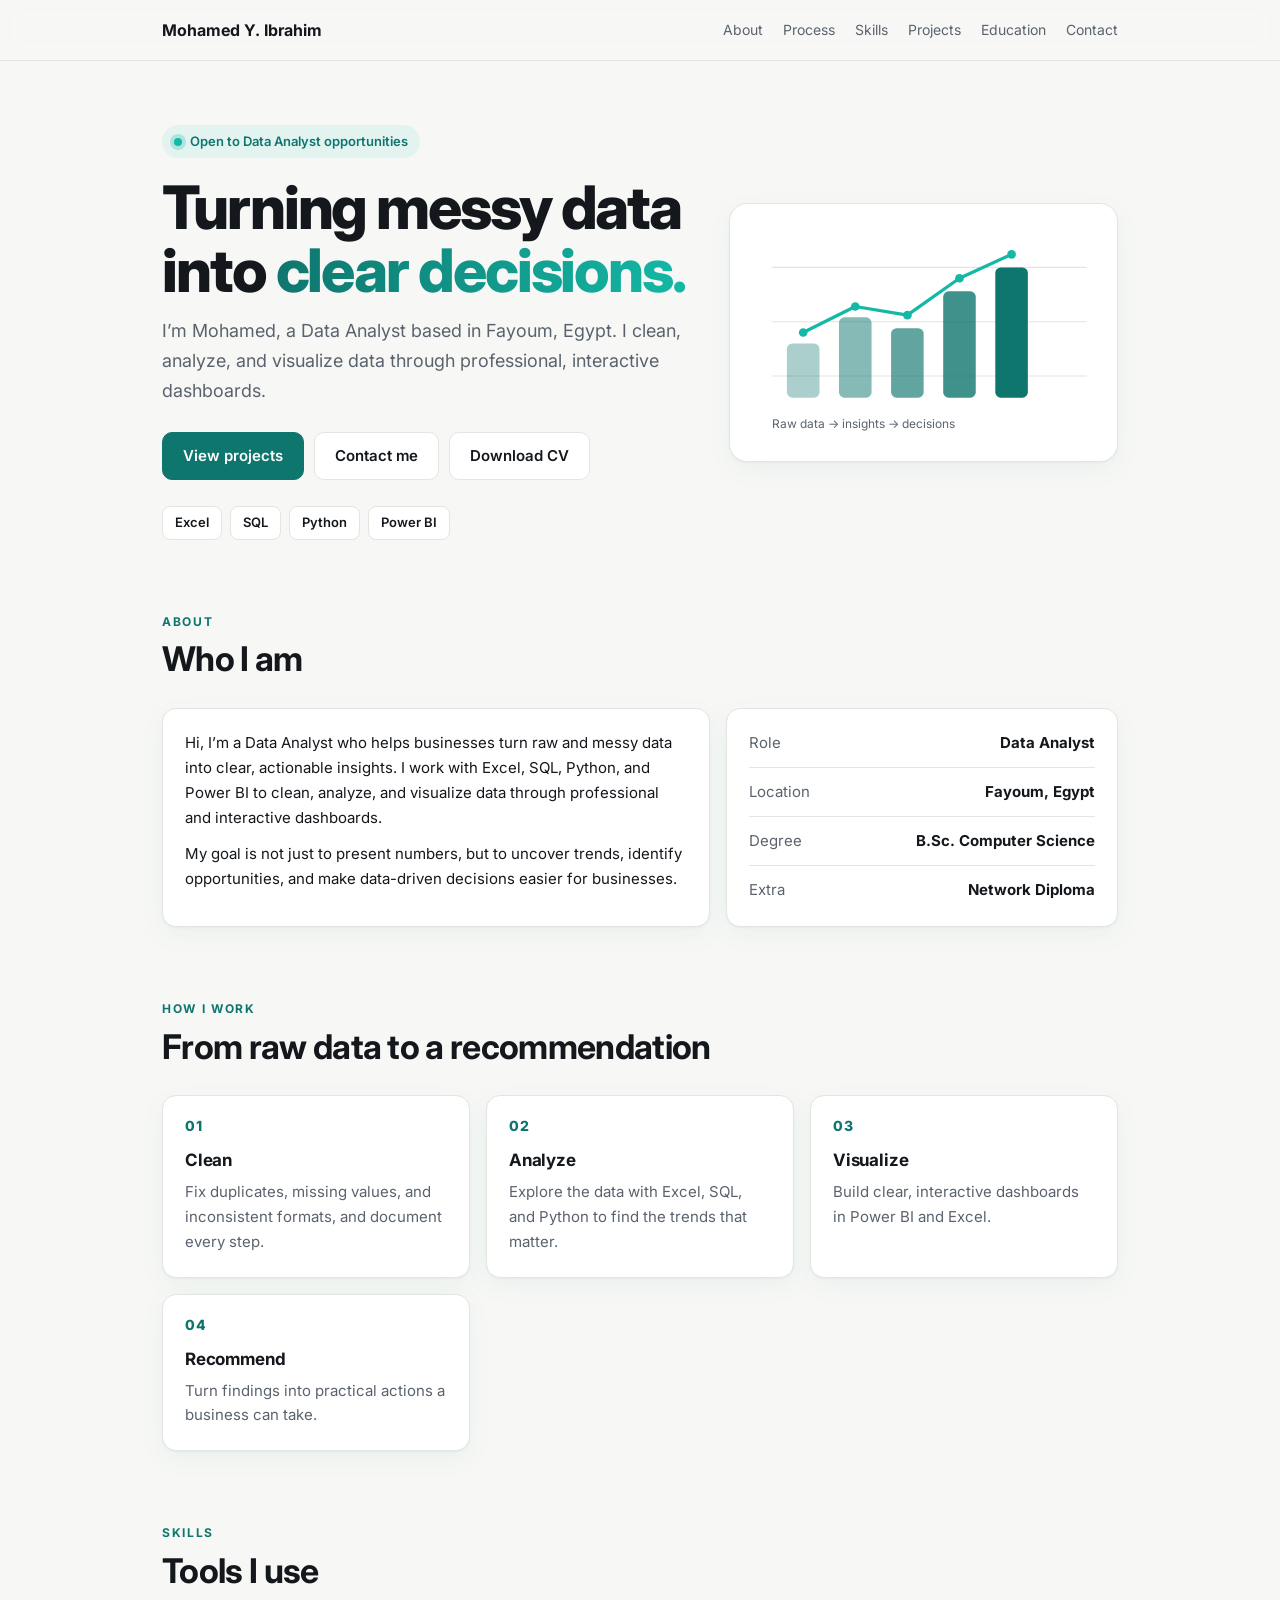
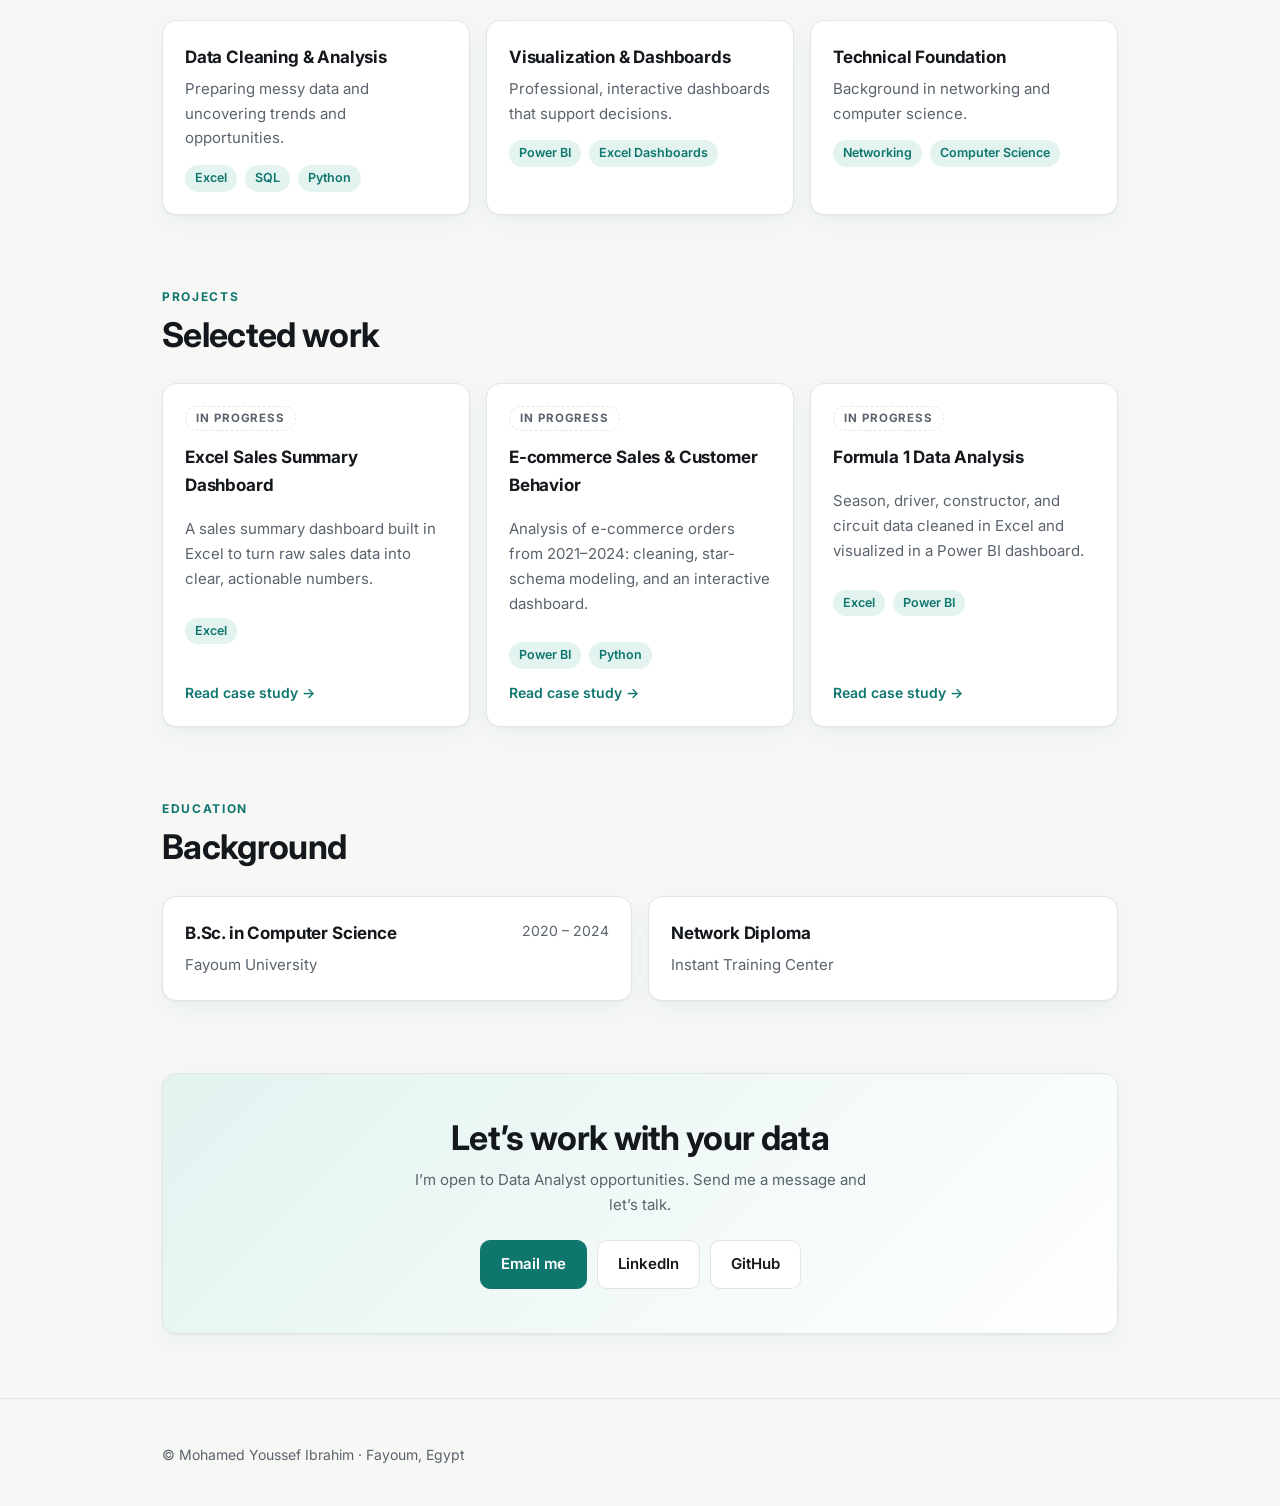
<file: index.html>
<!DOCTYPE html>
<html lang="en">
<head>
<meta charset="utf-8">
<meta name="viewport" content="width=device-width, initial-scale=1, viewport-fit=cover">
<title>Mohamed Youssef Ibrahim — Data Analyst</title>
<meta name="description" content="Data Analyst portfolio: Excel, SQL, Python and Power BI.">
<link rel="preconnect" href="https://fonts.googleapis.com"><link rel="preconnect" href="https://fonts.gstatic.com" crossorigin>
<link href="https://fonts.googleapis.com/css2?family=Inter:wght@400;500;600;700;800&display=swap" rel="stylesheet">
<link rel="stylesheet" href="style.css">
</head>
<body><nav><div class="wrap"><b>Mohamed Y. Ibrahim</b>
<ul><li><a href="#about">About</a></li><li><a href="#process">Process</a></li><li><a href="#skills">Skills</a></li><li><a href="#projects">Projects</a></li><li><a href="#education">Education</a></li><li><a href="#contact">Contact</a></li></ul></div></nav>
<main class="wrap">
<header class="hero" id="top">
<div>
<div class="badge"><i></i>Open to Data Analyst opportunities</div>
<h1>Turning messy data into <span>clear decisions.</span></h1>
<p class="lead">I’m Mohamed, a Data Analyst based in Fayoum, Egypt. I clean, analyze, and visualize data through professional, interactive dashboards.</p>
<div class="btns"><a class="btn primary" href="#projects">View projects</a><a class="btn" href="#contact">Contact me</a><a class="btn" href="CV.pdf" download>Download CV</a></div>
<div class="chips"><span class="chip">Excel</span><span class="chip">SQL</span><span class="chip">Python</span><span class="chip">Power BI</span></div>
</div>
<div class="viz" aria-hidden="true">
<svg viewBox="0 0 320 200"><g stroke="var(--line)"><line x1="20" y1="40" x2="310" y2="40"/><line x1="20" y1="90" x2="310" y2="90"/><line x1="20" y1="140" x2="310" y2="140"/></g>
<g fill="var(--accent)"><rect x="34" y="110" width="30" height="50" rx="5" opacity=".35"/><rect x="82" y="86" width="30" height="74" rx="5" opacity=".5"/><rect x="130" y="96" width="30" height="64" rx="5" opacity=".65"/><rect x="178" y="62" width="30" height="98" rx="5" opacity=".8"/><rect x="226" y="40" width="30" height="120" rx="5"/></g>
<polyline points="49,100 97,76 145,84 193,50 241,28" fill="none" stroke="var(--accent2)" stroke-width="3" stroke-linecap="round" stroke-linejoin="round"/>
<g fill="var(--accent2)"><circle cx="49" cy="100" r="4"/><circle cx="97" cy="76" r="4"/><circle cx="145" cy="84" r="4"/><circle cx="193" cy="50" r="4"/><circle cx="241" cy="28" r="4"/></g>
<text x="20" y="188" font-size="11" fill="var(--muted)" font-family="Inter,sans-serif">Raw data → insights → decisions</text></svg>
</div>
</header>

<section id="about"><p class="eyebrow">About</p><h2>Who I am</h2>
<div class="about">
<div class="card">
<p>Hi, I’m a Data Analyst who helps businesses turn raw and messy data into clear, actionable insights. I work with Excel, SQL, Python, and Power BI to clean, analyze, and visualize data through professional and interactive dashboards.</p>
<p>My goal is not just to present numbers, but to uncover trends, identify opportunities, and make data-driven decisions easier for businesses.</p>
</div>
<div class="card facts">
<div class="fact"><span>Role</span><b>Data Analyst</b></div><div class="fact"><span>Location</span><b>Fayoum, Egypt</b></div>
<div class="fact"><span>Degree</span><b>B.Sc. Computer Science</b></div><div class="fact"><span>Extra</span><b>Network Diploma</b></div>
</div></div></section>

<section id="process"><p class="eyebrow">How I work</p><h2>From raw data to a recommendation</h2>
<div class="grid steps">
<div class="card"><h3>Clean</h3><p>Fix duplicates, missing values, and inconsistent formats, and document every step.</p></div>
<div class="card"><h3>Analyze</h3><p>Explore the data with Excel, SQL, and Python to find the trends that matter.</p></div>
<div class="card"><h3>Visualize</h3><p>Build clear, interactive dashboards in Power BI and Excel.</p></div>
<div class="card"><h3>Recommend</h3><p>Turn findings into practical actions a business can take.</p></div>
</div></section>

<section id="skills"><p class="eyebrow">Skills</p><h2>Tools I use</h2>
<div class="grid">
<div class="card"><h3>Data Cleaning &amp; Analysis</h3><p>Preparing messy data and uncovering trends and opportunities.</p><div class="tags"><span class="tag">Excel</span><span class="tag">SQL</span><span class="tag">Python</span></div></div>
<div class="card"><h3>Visualization &amp; Dashboards</h3><p>Professional, interactive dashboards that support decisions.</p><div class="tags"><span class="tag">Power BI</span><span class="tag">Excel Dashboards</span></div></div>
<div class="card"><h3>Technical Foundation</h3><p>Background in networking and computer science.</p><div class="tags"><span class="tag">Networking</span><span class="tag">Computer Science</span></div></div>
</div></section>

<section id="projects"><p class="eyebrow">Projects</p><h2>Selected work</h2>
<div class="grid">
<a class="card proj" href="projects/excel-sales-dashboard.html"><span class="status">In progress</span><h3>Excel Sales Summary Dashboard</h3><p>A sales summary dashboard built in Excel to turn raw sales data into clear, actionable numbers.</p><div class="tags"><span class="tag">Excel</span></div><span class="more">Read case study →</span></a>
<a class="card proj" href="projects/ecommerce-analysis.html"><span class="status">In progress</span><h3>E-commerce Sales & Customer Behavior</h3><p>Analysis of e-commerce orders from 2021–2024: cleaning, star-schema modeling, and an interactive dashboard.</p><div class="tags"><span class="tag">Power BI</span><span class="tag">Python</span></div><span class="more">Read case study →</span></a>
<a class="card proj" href="projects/f1-analysis.html"><span class="status">In progress</span><h3>Formula 1 Data Analysis</h3><p>Season, driver, constructor, and circuit data cleaned in Excel and visualized in a Power BI dashboard.</p><div class="tags"><span class="tag">Excel</span><span class="tag">Power BI</span></div><span class="more">Read case study →</span></a>
</div></section>

<section id="education"><p class="eyebrow">Education</p><h2>Background</h2>
<div class="grid">
<div class="card"><div class="row"><h3>B.Sc. in Computer Science</h3><span class="when">2020 – 2024</span></div><p>Fayoum University</p></div>
<div class="card"><h3>Network Diploma</h3><p>Instant Training Center</p></div>
</div></section>

<section id="contact"><div class="card cta"><h2>Let’s work with your data</h2>
<p>I’m open to Data Analyst opportunities. Send me a message and let’s talk.</p>
<div class="btns"><a class="btn primary" href="mailto:your.email@example.com">Email me</a><a class="btn" href="https://www.linkedin.com/in/mohamed-youssef-289532229" target="_blank" rel="noopener">LinkedIn</a><a class="btn" href="https://github.com/your-username" target="_blank" rel="noopener">GitHub</a></div></div></section>
</main>
<footer><div class="wrap">© Mohamed Youssef Ibrahim · Fayoum, Egypt</div></footer>
</body>
</html>
</file>
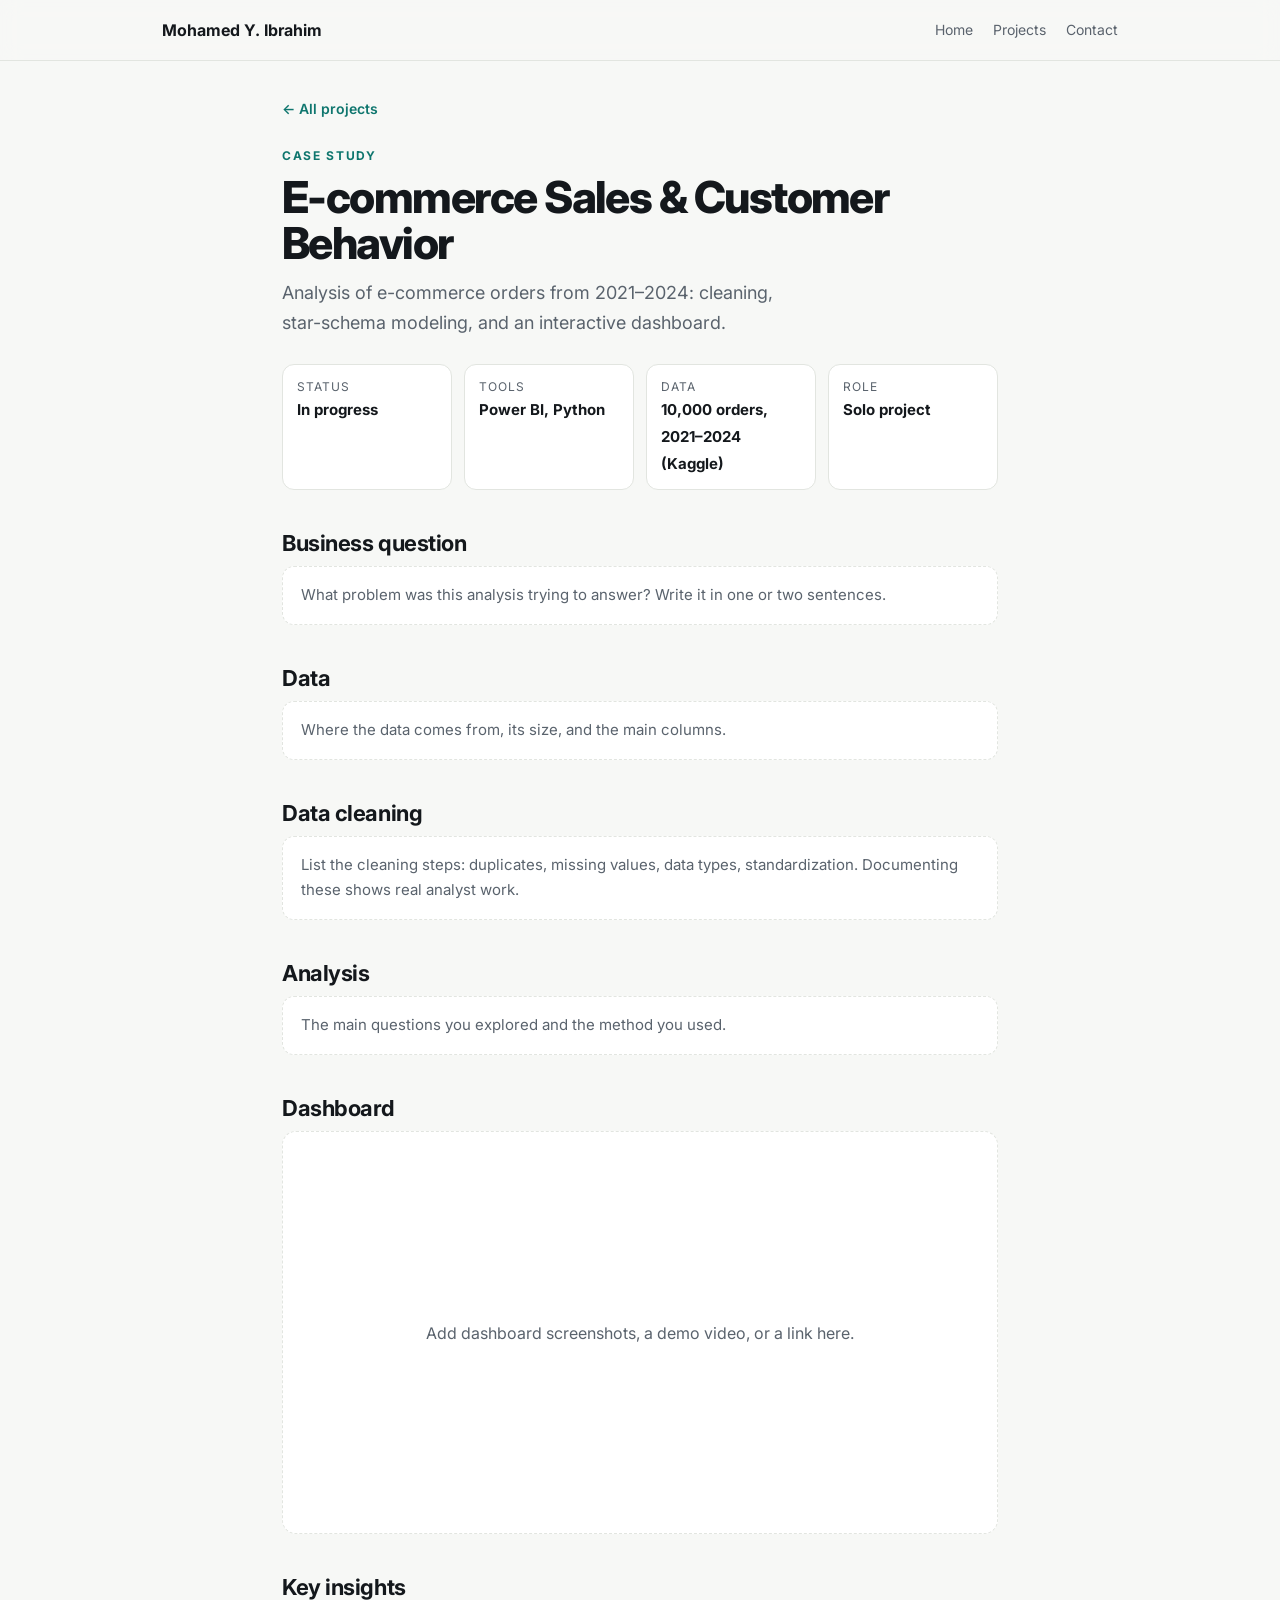
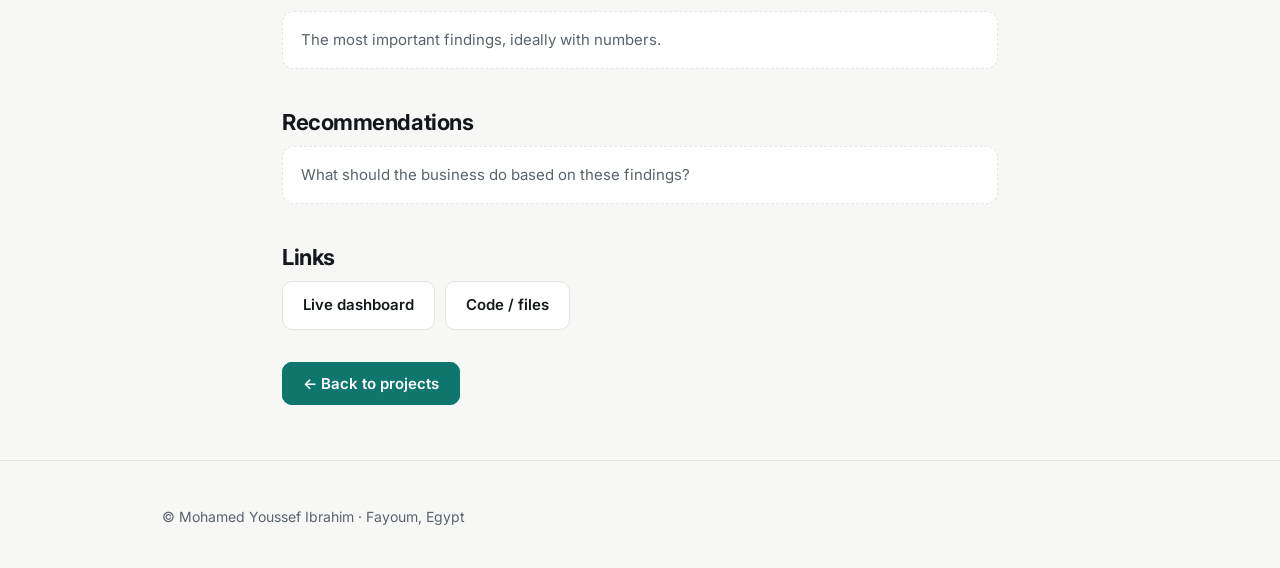
<file: ecommerce-analysis.html>
<!DOCTYPE html>
<html lang="en">
<head>
<meta charset="utf-8">
<meta name="viewport" content="width=device-width, initial-scale=1, viewport-fit=cover">
<title>E-commerce Sales & Customer Behavior — Mohamed Youssef Ibrahim</title>
<meta name="description" content="Data Analyst portfolio: Excel, SQL, Python and Power BI.">
<link rel="preconnect" href="https://fonts.googleapis.com"><link rel="preconnect" href="https://fonts.gstatic.com" crossorigin>
<link href="https://fonts.googleapis.com/css2?family=Inter:wght@400;500;600;700;800&display=swap" rel="stylesheet">
<link rel="stylesheet" href="../style.css">
</head>
<body><nav><div class="wrap"><a href="../index.html"><b>Mohamed Y. Ibrahim</b></a>
<ul><li><a href="../index.html">Home</a></li><li><a href="../index.html#projects">Projects</a></li><li><a href="../index.html#contact">Contact</a></li></ul></div></nav>
<main class="wrap narrow">
<a class="back" href="../index.html#projects">← All projects</a>
<header class="ph"><p class="eyebrow">Case study</p><h1>E-commerce Sales & Customer Behavior</h1><p class="lead">Analysis of e-commerce orders from 2021–2024: cleaning, star-schema modeling, and an interactive dashboard.</p>
<div class="meta"><div><small>Status</small><b>In progress</b></div><div><small>Tools</small><b>Power BI, Python</b></div><div><small>Data</small><b>10,000 orders, 2021–2024 (Kaggle)</b></div><div><small>Role</small><b>Solo project</b></div></div></header>
<div class="block"><h2>Business question</h2><div class="todo">What problem was this analysis trying to answer? Write it in one or two sentences.</div></div>
<div class="block"><h2>Data</h2><div class="todo">Where the data comes from, its size, and the main columns.</div></div>
<div class="block"><h2>Data cleaning</h2><div class="todo">List the cleaning steps: duplicates, missing values, data types, standardization. Documenting these shows real analyst work.</div></div>
<div class="block"><h2>Analysis</h2><div class="todo">The main questions you explored and the method you used.</div></div>
<div class="block"><h2>Dashboard</h2><div class="embed">Add dashboard screenshots, a demo video, or a link here.</div></div>
<div class="block"><h2>Key insights</h2><div class="todo">The most important findings, ideally with numbers.</div></div>
<div class="block"><h2>Recommendations</h2><div class="todo">What should the business do based on these findings?</div></div>
<div class="block"><h2>Links</h2><div class="btns"><a class="btn" href="#">Live dashboard</a><a class="btn" href="#">Code / files</a></div></div>
<div class="block"><a class="btn primary" href="../index.html#projects">← Back to projects</a></div>
</main>
<footer><div class="wrap">© Mohamed Youssef Ibrahim · Fayoum, Egypt</div></footer>
</body>
</html>
</file>
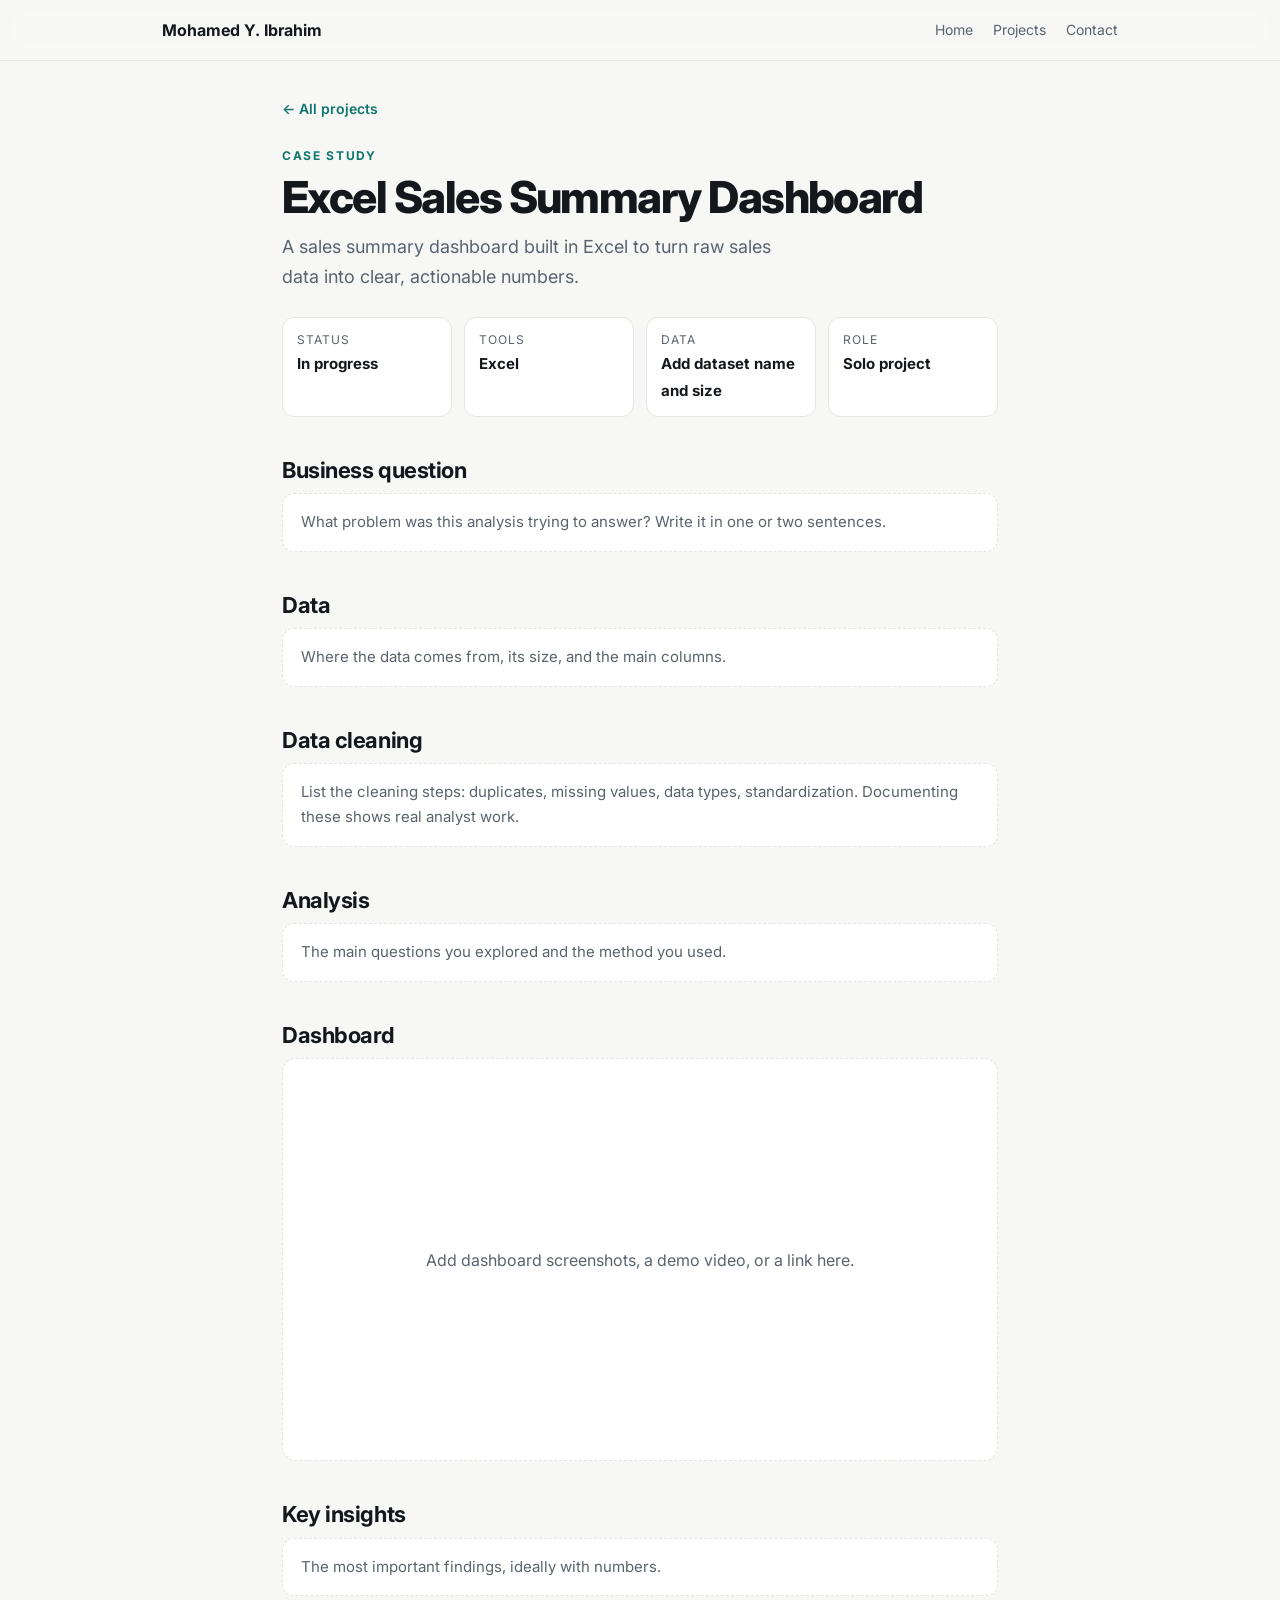
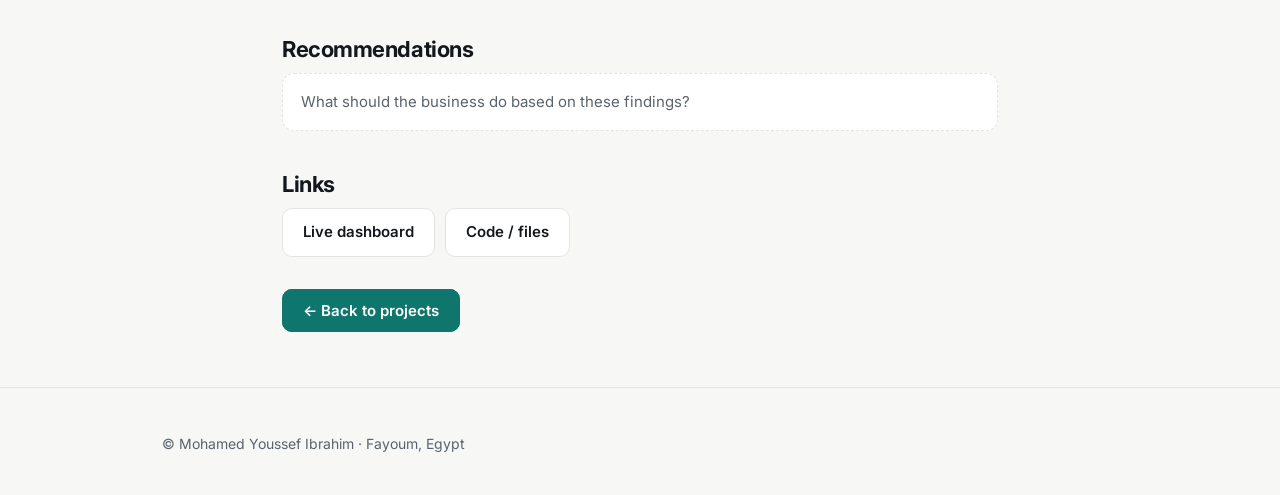
<file: excel-sales-dashboard.html>
<!DOCTYPE html>
<html lang="en">
<head>
<meta charset="utf-8">
<meta name="viewport" content="width=device-width, initial-scale=1, viewport-fit=cover">
<title>Excel Sales Summary Dashboard — Mohamed Youssef Ibrahim</title>
<meta name="description" content="Data Analyst portfolio: Excel, SQL, Python and Power BI.">
<link rel="preconnect" href="https://fonts.googleapis.com"><link rel="preconnect" href="https://fonts.gstatic.com" crossorigin>
<link href="https://fonts.googleapis.com/css2?family=Inter:wght@400;500;600;700;800&display=swap" rel="stylesheet">
<link rel="stylesheet" href="../style.css">
</head>
<body><nav><div class="wrap"><a href="../index.html"><b>Mohamed Y. Ibrahim</b></a>
<ul><li><a href="../index.html">Home</a></li><li><a href="../index.html#projects">Projects</a></li><li><a href="../index.html#contact">Contact</a></li></ul></div></nav>
<main class="wrap narrow">
<a class="back" href="../index.html#projects">← All projects</a>
<header class="ph"><p class="eyebrow">Case study</p><h1>Excel Sales Summary Dashboard</h1><p class="lead">A sales summary dashboard built in Excel to turn raw sales data into clear, actionable numbers.</p>
<div class="meta"><div><small>Status</small><b>In progress</b></div><div><small>Tools</small><b>Excel</b></div><div><small>Data</small><b>Add dataset name and size</b></div><div><small>Role</small><b>Solo project</b></div></div></header>
<div class="block"><h2>Business question</h2><div class="todo">What problem was this analysis trying to answer? Write it in one or two sentences.</div></div>
<div class="block"><h2>Data</h2><div class="todo">Where the data comes from, its size, and the main columns.</div></div>
<div class="block"><h2>Data cleaning</h2><div class="todo">List the cleaning steps: duplicates, missing values, data types, standardization. Documenting these shows real analyst work.</div></div>
<div class="block"><h2>Analysis</h2><div class="todo">The main questions you explored and the method you used.</div></div>
<div class="block"><h2>Dashboard</h2><div class="embed">Add dashboard screenshots, a demo video, or a link here.</div></div>
<div class="block"><h2>Key insights</h2><div class="todo">The most important findings, ideally with numbers.</div></div>
<div class="block"><h2>Recommendations</h2><div class="todo">What should the business do based on these findings?</div></div>
<div class="block"><h2>Links</h2><div class="btns"><a class="btn" href="#">Live dashboard</a><a class="btn" href="#">Code / files</a></div></div>
<div class="block"><a class="btn primary" href="../index.html#projects">← Back to projects</a></div>
</main>
<footer><div class="wrap">© Mohamed Youssef Ibrahim · Fayoum, Egypt</div></footer>
</body>
</html>
</file>
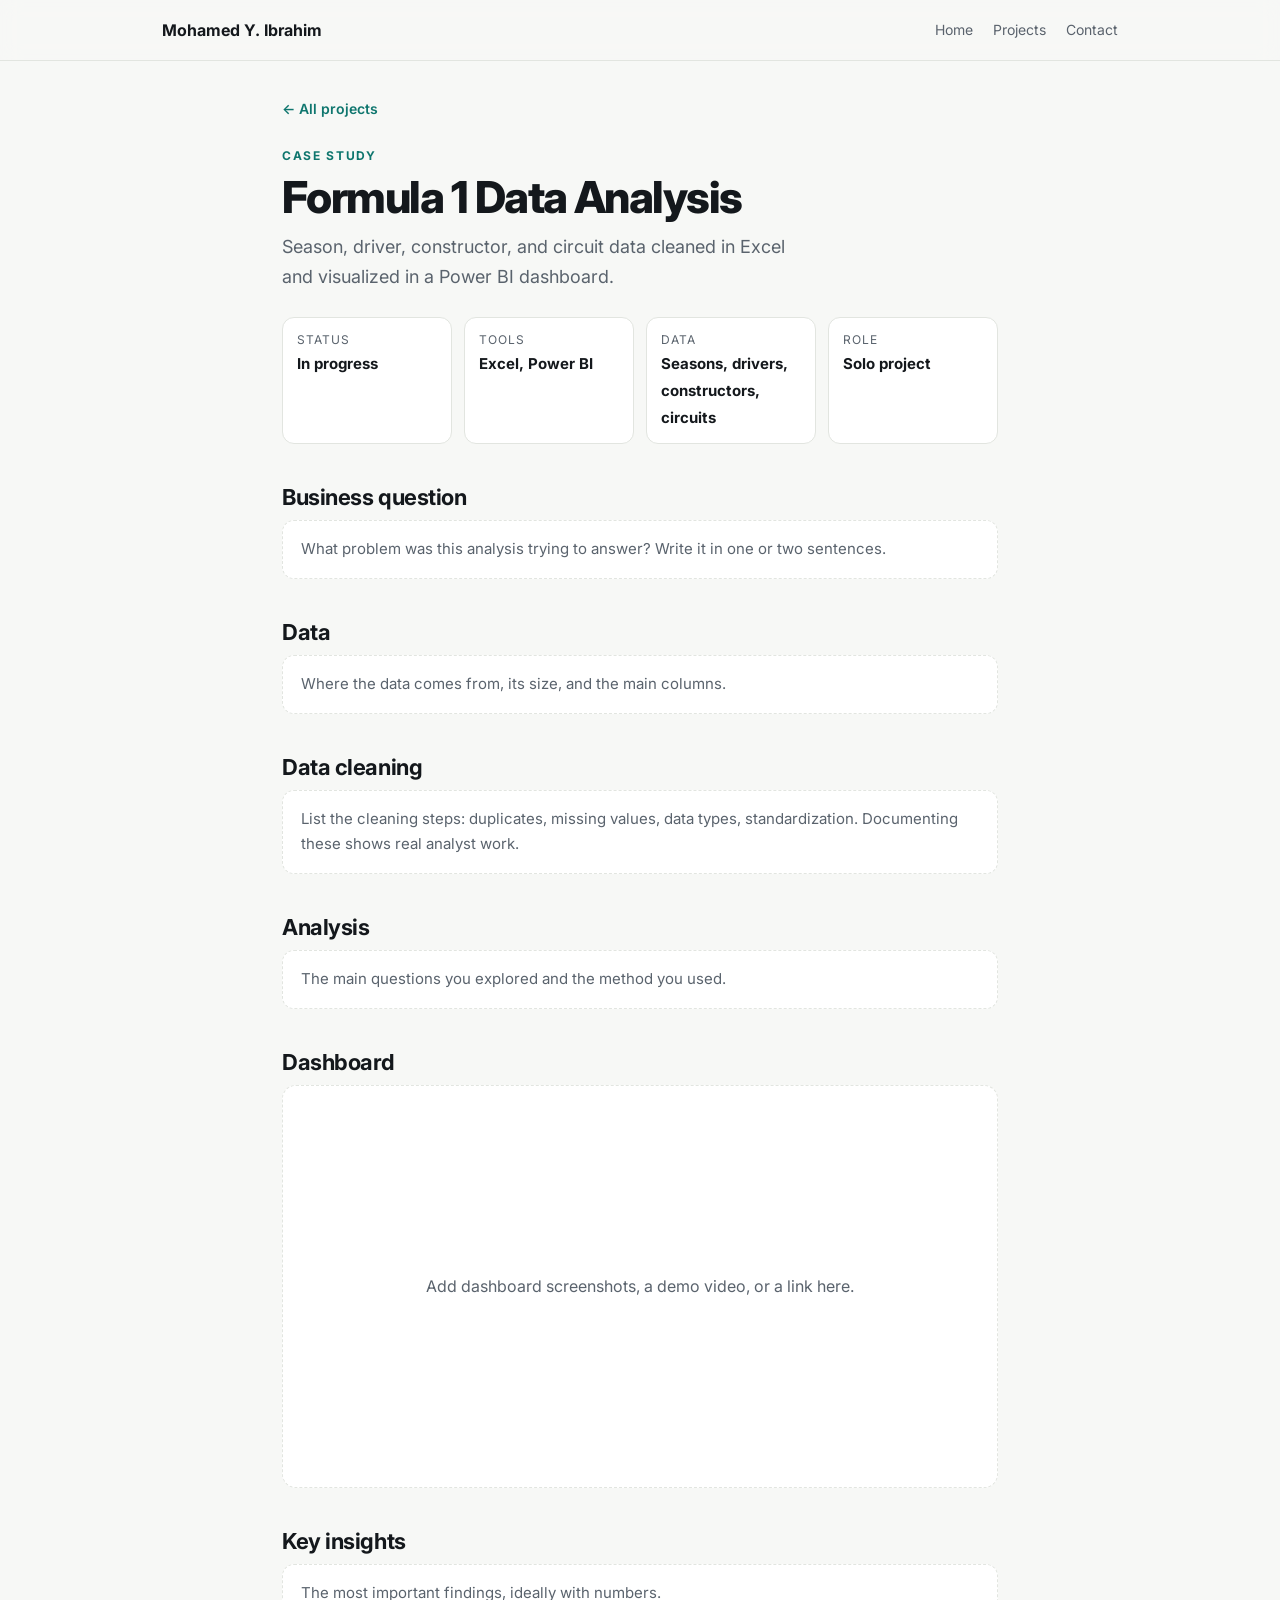
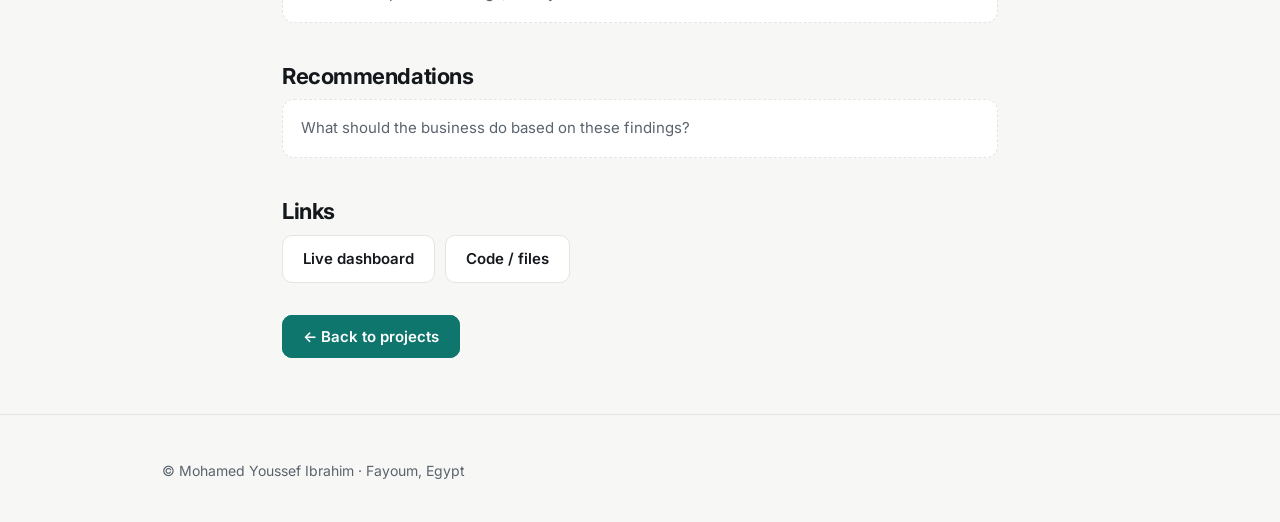
<file: f1-analysis.html>
<!DOCTYPE html>
<html lang="en">
<head>
<meta charset="utf-8">
<meta name="viewport" content="width=device-width, initial-scale=1, viewport-fit=cover">
<title>Formula 1 Data Analysis — Mohamed Youssef Ibrahim</title>
<meta name="description" content="Data Analyst portfolio: Excel, SQL, Python and Power BI.">
<link rel="preconnect" href="https://fonts.googleapis.com"><link rel="preconnect" href="https://fonts.gstatic.com" crossorigin>
<link href="https://fonts.googleapis.com/css2?family=Inter:wght@400;500;600;700;800&display=swap" rel="stylesheet">
<link rel="stylesheet" href="../style.css">
</head>
<body><nav><div class="wrap"><a href="../index.html"><b>Mohamed Y. Ibrahim</b></a>
<ul><li><a href="../index.html">Home</a></li><li><a href="../index.html#projects">Projects</a></li><li><a href="../index.html#contact">Contact</a></li></ul></div></nav>
<main class="wrap narrow">
<a class="back" href="../index.html#projects">← All projects</a>
<header class="ph"><p class="eyebrow">Case study</p><h1>Formula 1 Data Analysis</h1><p class="lead">Season, driver, constructor, and circuit data cleaned in Excel and visualized in a Power BI dashboard.</p>
<div class="meta"><div><small>Status</small><b>In progress</b></div><div><small>Tools</small><b>Excel, Power BI</b></div><div><small>Data</small><b>Seasons, drivers, constructors, circuits</b></div><div><small>Role</small><b>Solo project</b></div></div></header>
<div class="block"><h2>Business question</h2><div class="todo">What problem was this analysis trying to answer? Write it in one or two sentences.</div></div>
<div class="block"><h2>Data</h2><div class="todo">Where the data comes from, its size, and the main columns.</div></div>
<div class="block"><h2>Data cleaning</h2><div class="todo">List the cleaning steps: duplicates, missing values, data types, standardization. Documenting these shows real analyst work.</div></div>
<div class="block"><h2>Analysis</h2><div class="todo">The main questions you explored and the method you used.</div></div>
<div class="block"><h2>Dashboard</h2><div class="embed">Add dashboard screenshots, a demo video, or a link here.</div></div>
<div class="block"><h2>Key insights</h2><div class="todo">The most important findings, ideally with numbers.</div></div>
<div class="block"><h2>Recommendations</h2><div class="todo">What should the business do based on these findings?</div></div>
<div class="block"><h2>Links</h2><div class="btns"><a class="btn" href="#">Live dashboard</a><a class="btn" href="#">Code / files</a></div></div>
<div class="block"><a class="btn primary" href="../index.html#projects">← Back to projects</a></div>
</main>
<footer><div class="wrap">© Mohamed Youssef Ibrahim · Fayoum, Egypt</div></footer>
</body>
</html>
</file>
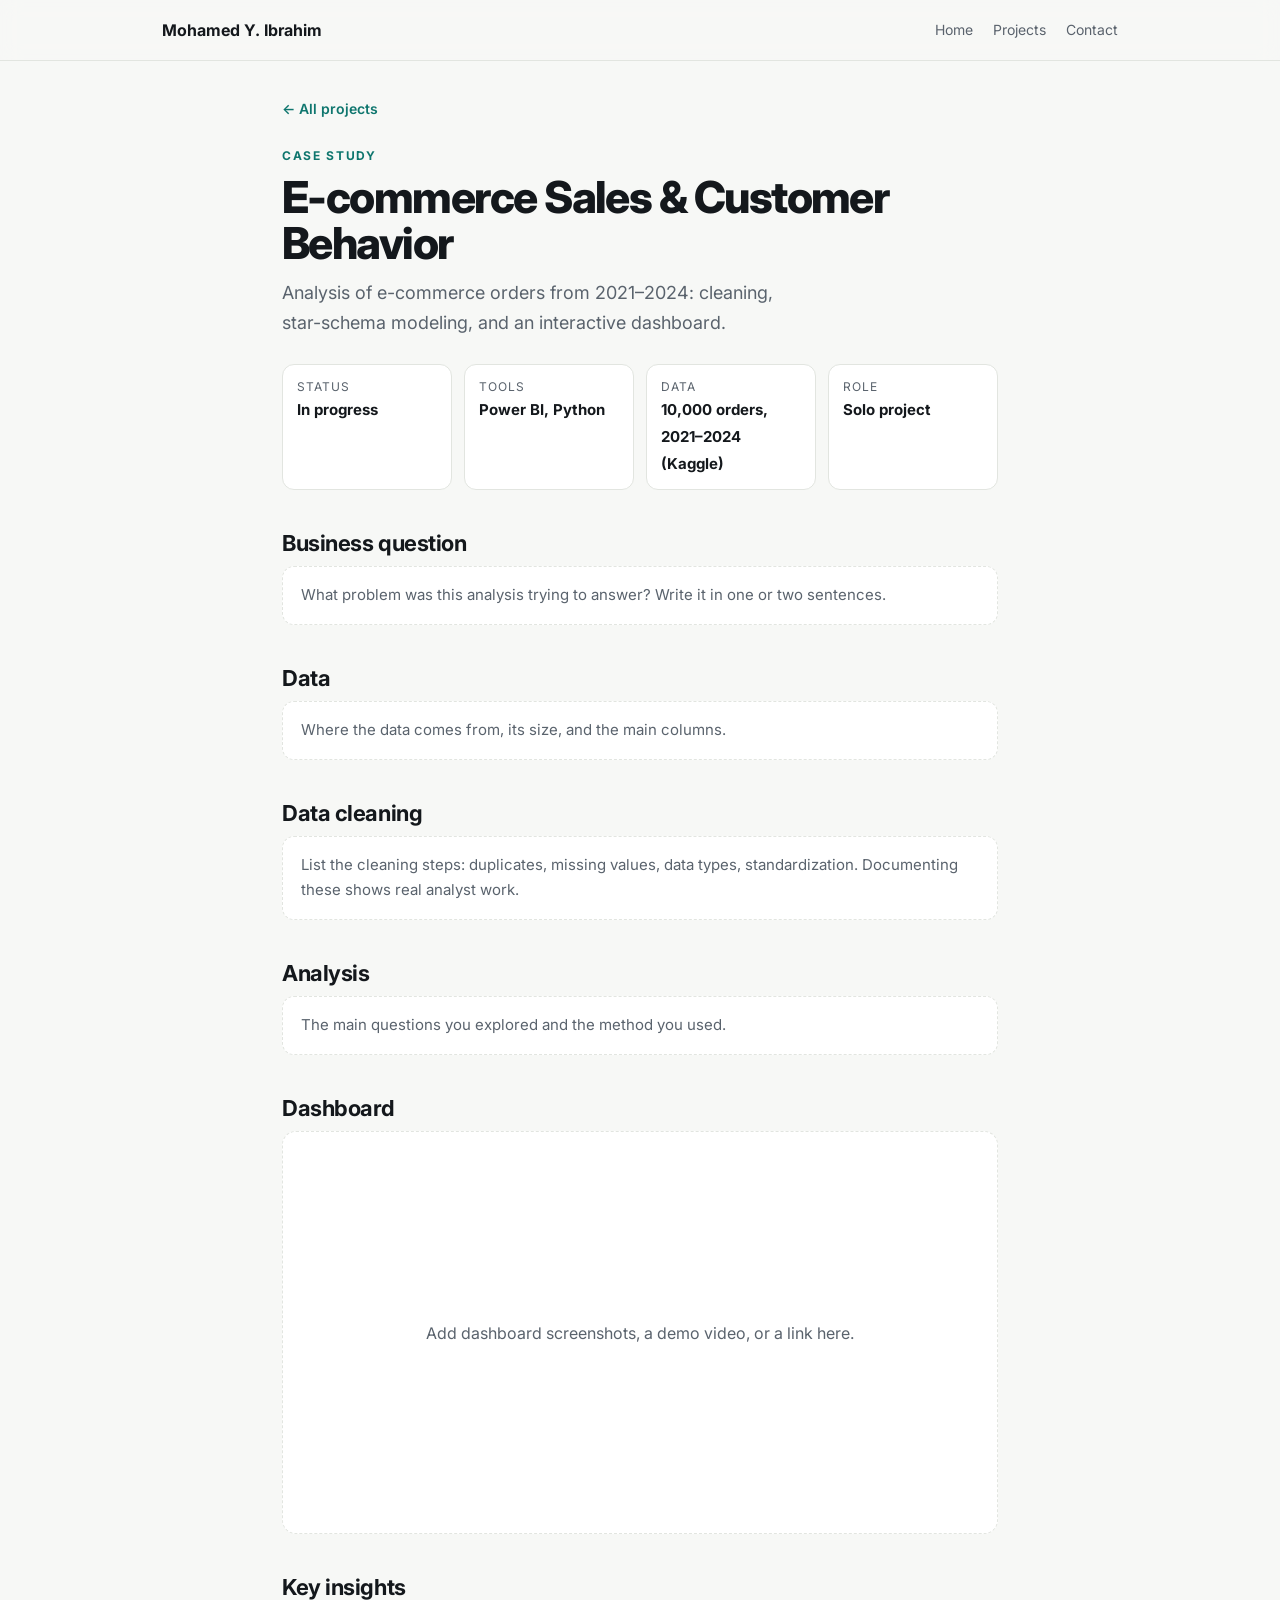
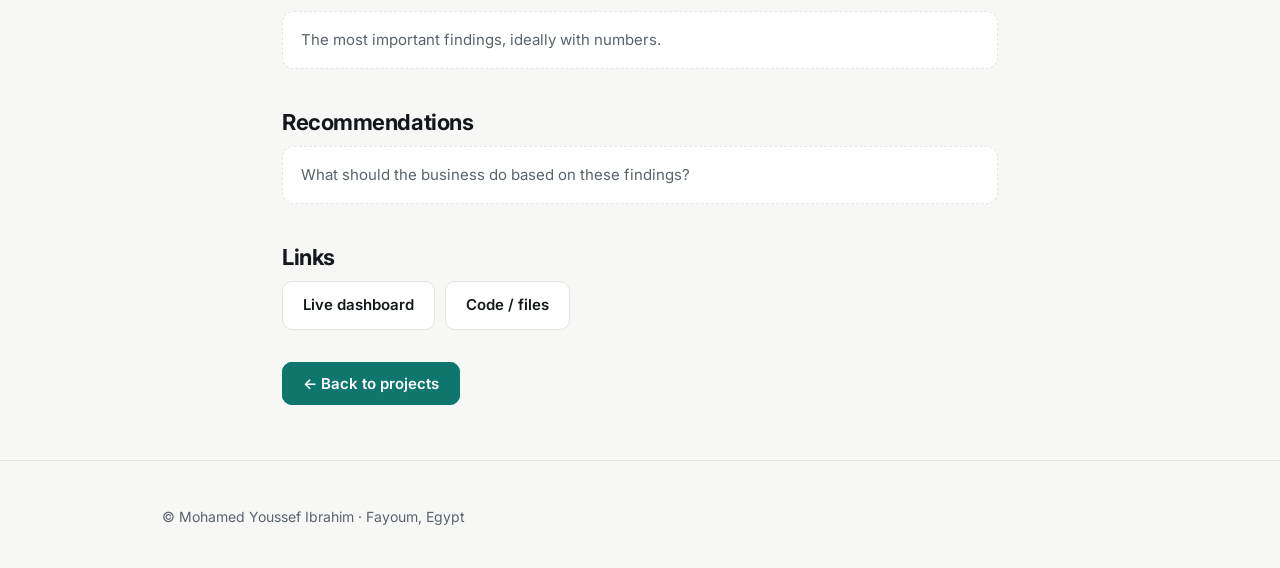
<file: projects/ecommerce-analysis.html>
<!DOCTYPE html>
<html lang="en">
<head>
<meta charset="utf-8">
<meta name="viewport" content="width=device-width, initial-scale=1, viewport-fit=cover">
<title>E-commerce Sales & Customer Behavior — Mohamed Youssef Ibrahim</title>
<meta name="description" content="Data Analyst portfolio: Excel, SQL, Python and Power BI.">
<link rel="preconnect" href="https://fonts.googleapis.com"><link rel="preconnect" href="https://fonts.gstatic.com" crossorigin>
<link href="https://fonts.googleapis.com/css2?family=Inter:wght@400;500;600;700;800&display=swap" rel="stylesheet">
<link rel="stylesheet" href="../style.css">
</head>
<body><nav><div class="wrap"><a href="../index.html"><b>Mohamed Y. Ibrahim</b></a>
<ul><li><a href="../index.html">Home</a></li><li><a href="../index.html#projects">Projects</a></li><li><a href="../index.html#contact">Contact</a></li></ul></div></nav>
<main class="wrap narrow">
<a class="back" href="../index.html#projects">← All projects</a>
<header class="ph"><p class="eyebrow">Case study</p><h1>E-commerce Sales & Customer Behavior</h1><p class="lead">Analysis of e-commerce orders from 2021–2024: cleaning, star-schema modeling, and an interactive dashboard.</p>
<div class="meta"><div><small>Status</small><b>In progress</b></div><div><small>Tools</small><b>Power BI, Python</b></div><div><small>Data</small><b>10,000 orders, 2021–2024 (Kaggle)</b></div><div><small>Role</small><b>Solo project</b></div></div></header>
<div class="block"><h2>Business question</h2><div class="todo">What problem was this analysis trying to answer? Write it in one or two sentences.</div></div>
<div class="block"><h2>Data</h2><div class="todo">Where the data comes from, its size, and the main columns.</div></div>
<div class="block"><h2>Data cleaning</h2><div class="todo">List the cleaning steps: duplicates, missing values, data types, standardization. Documenting these shows real analyst work.</div></div>
<div class="block"><h2>Analysis</h2><div class="todo">The main questions you explored and the method you used.</div></div>
<div class="block"><h2>Dashboard</h2><div class="embed">Add dashboard screenshots, a demo video, or a link here.</div></div>
<div class="block"><h2>Key insights</h2><div class="todo">The most important findings, ideally with numbers.</div></div>
<div class="block"><h2>Recommendations</h2><div class="todo">What should the business do based on these findings?</div></div>
<div class="block"><h2>Links</h2><div class="btns"><a class="btn" href="#">Live dashboard</a><a class="btn" href="#">Code / files</a></div></div>
<div class="block"><a class="btn primary" href="../index.html#projects">← Back to projects</a></div>
</main>
<footer><div class="wrap">© Mohamed Youssef Ibrahim · Fayoum, Egypt</div></footer>
</body>
</html>
</file>
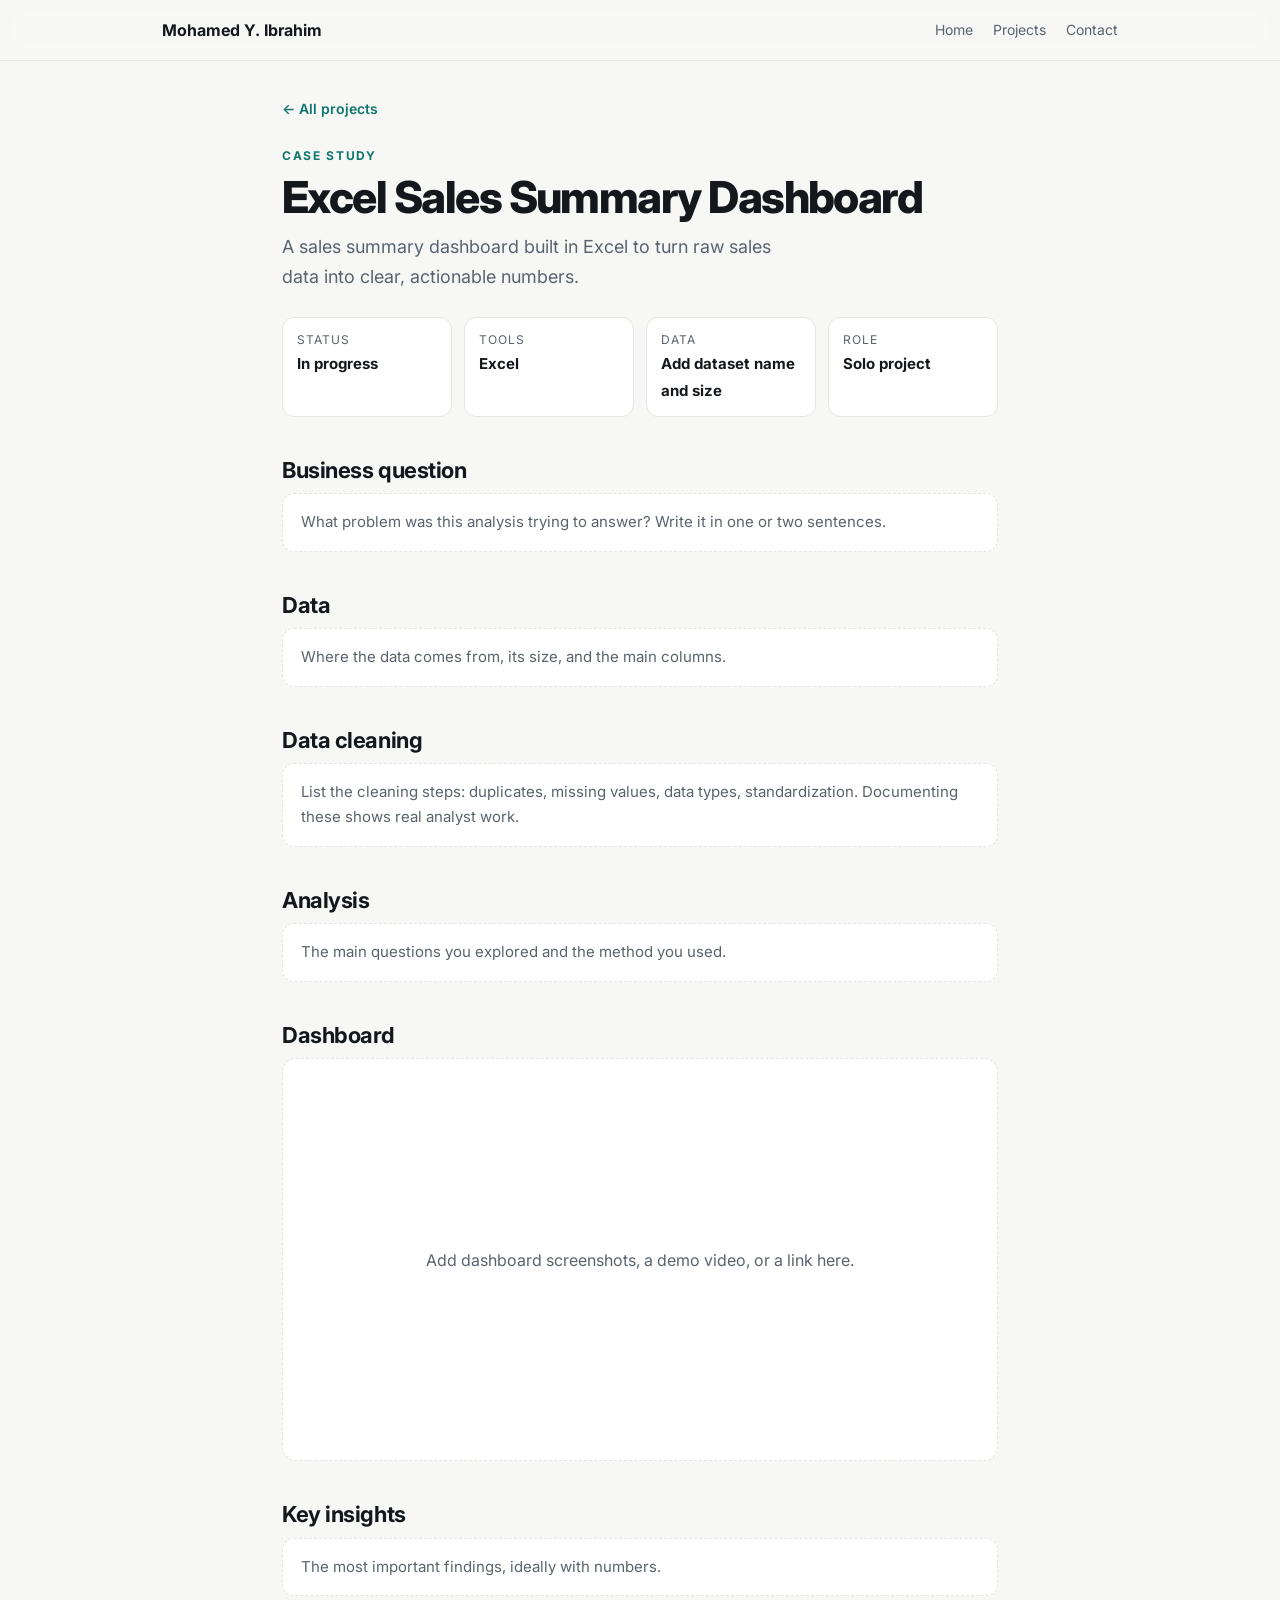
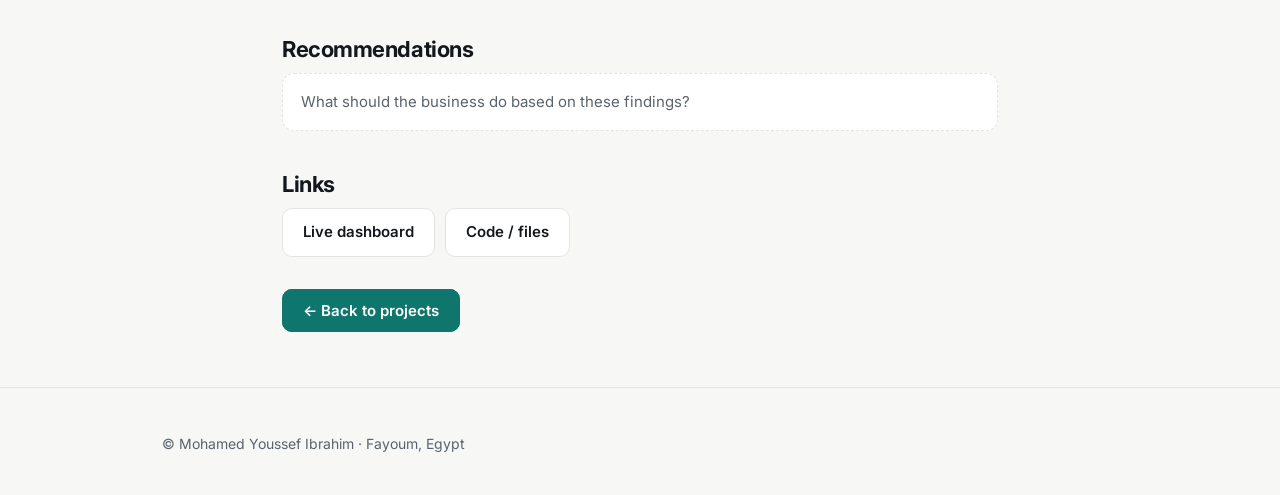
<file: projects/excel-sales-dashboard.html>
<!DOCTYPE html>
<html lang="en">
<head>
<meta charset="utf-8">
<meta name="viewport" content="width=device-width, initial-scale=1, viewport-fit=cover">
<title>Excel Sales Summary Dashboard — Mohamed Youssef Ibrahim</title>
<meta name="description" content="Data Analyst portfolio: Excel, SQL, Python and Power BI.">
<link rel="preconnect" href="https://fonts.googleapis.com"><link rel="preconnect" href="https://fonts.gstatic.com" crossorigin>
<link href="https://fonts.googleapis.com/css2?family=Inter:wght@400;500;600;700;800&display=swap" rel="stylesheet">
<link rel="stylesheet" href="../style.css">
</head>
<body><nav><div class="wrap"><a href="../index.html"><b>Mohamed Y. Ibrahim</b></a>
<ul><li><a href="../index.html">Home</a></li><li><a href="../index.html#projects">Projects</a></li><li><a href="../index.html#contact">Contact</a></li></ul></div></nav>
<main class="wrap narrow">
<a class="back" href="../index.html#projects">← All projects</a>
<header class="ph"><p class="eyebrow">Case study</p><h1>Excel Sales Summary Dashboard</h1><p class="lead">A sales summary dashboard built in Excel to turn raw sales data into clear, actionable numbers.</p>
<div class="meta"><div><small>Status</small><b>In progress</b></div><div><small>Tools</small><b>Excel</b></div><div><small>Data</small><b>Add dataset name and size</b></div><div><small>Role</small><b>Solo project</b></div></div></header>
<div class="block"><h2>Business question</h2><div class="todo">What problem was this analysis trying to answer? Write it in one or two sentences.</div></div>
<div class="block"><h2>Data</h2><div class="todo">Where the data comes from, its size, and the main columns.</div></div>
<div class="block"><h2>Data cleaning</h2><div class="todo">List the cleaning steps: duplicates, missing values, data types, standardization. Documenting these shows real analyst work.</div></div>
<div class="block"><h2>Analysis</h2><div class="todo">The main questions you explored and the method you used.</div></div>
<div class="block"><h2>Dashboard</h2><div class="embed">Add dashboard screenshots, a demo video, or a link here.</div></div>
<div class="block"><h2>Key insights</h2><div class="todo">The most important findings, ideally with numbers.</div></div>
<div class="block"><h2>Recommendations</h2><div class="todo">What should the business do based on these findings?</div></div>
<div class="block"><h2>Links</h2><div class="btns"><a class="btn" href="#">Live dashboard</a><a class="btn" href="#">Code / files</a></div></div>
<div class="block"><a class="btn primary" href="../index.html#projects">← Back to projects</a></div>
</main>
<footer><div class="wrap">© Mohamed Youssef Ibrahim · Fayoum, Egypt</div></footer>
</body>
</html>
</file>
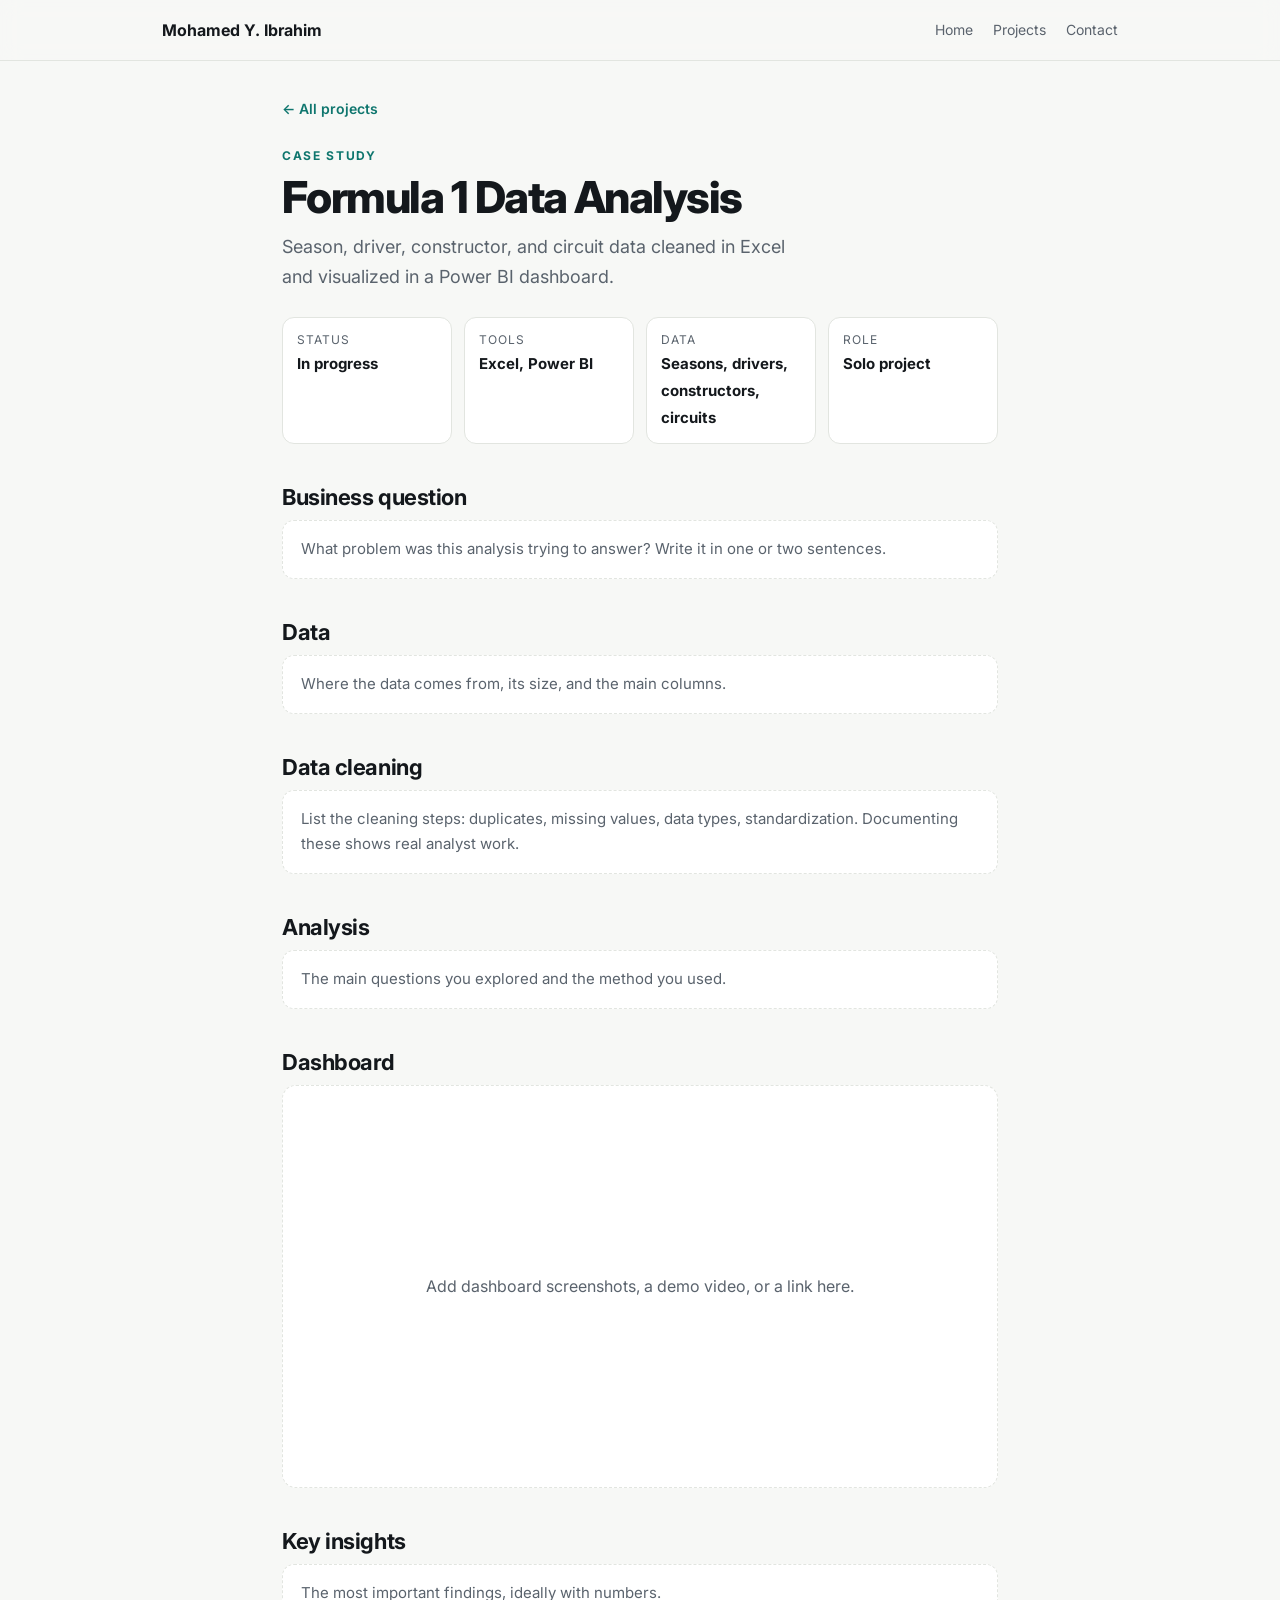
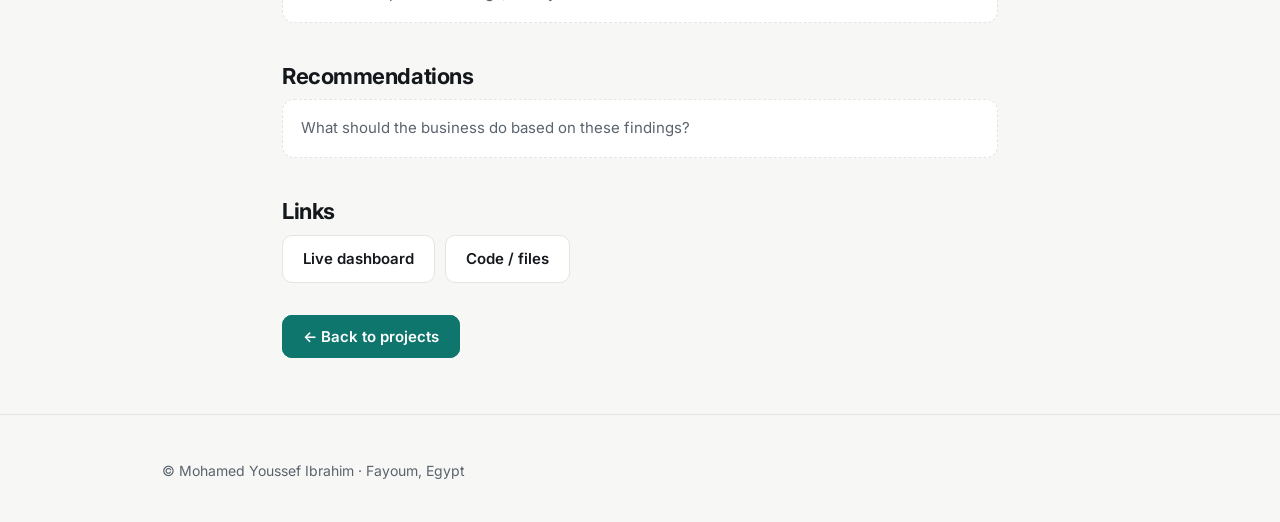
<file: projects/f1-analysis.html>
<!DOCTYPE html>
<html lang="en">
<head>
<meta charset="utf-8">
<meta name="viewport" content="width=device-width, initial-scale=1, viewport-fit=cover">
<title>Formula 1 Data Analysis — Mohamed Youssef Ibrahim</title>
<meta name="description" content="Data Analyst portfolio: Excel, SQL, Python and Power BI.">
<link rel="preconnect" href="https://fonts.googleapis.com"><link rel="preconnect" href="https://fonts.gstatic.com" crossorigin>
<link href="https://fonts.googleapis.com/css2?family=Inter:wght@400;500;600;700;800&display=swap" rel="stylesheet">
<link rel="stylesheet" href="../style.css">
</head>
<body><nav><div class="wrap"><a href="../index.html"><b>Mohamed Y. Ibrahim</b></a>
<ul><li><a href="../index.html">Home</a></li><li><a href="../index.html#projects">Projects</a></li><li><a href="../index.html#contact">Contact</a></li></ul></div></nav>
<main class="wrap narrow">
<a class="back" href="../index.html#projects">← All projects</a>
<header class="ph"><p class="eyebrow">Case study</p><h1>Formula 1 Data Analysis</h1><p class="lead">Season, driver, constructor, and circuit data cleaned in Excel and visualized in a Power BI dashboard.</p>
<div class="meta"><div><small>Status</small><b>In progress</b></div><div><small>Tools</small><b>Excel, Power BI</b></div><div><small>Data</small><b>Seasons, drivers, constructors, circuits</b></div><div><small>Role</small><b>Solo project</b></div></div></header>
<div class="block"><h2>Business question</h2><div class="todo">What problem was this analysis trying to answer? Write it in one or two sentences.</div></div>
<div class="block"><h2>Data</h2><div class="todo">Where the data comes from, its size, and the main columns.</div></div>
<div class="block"><h2>Data cleaning</h2><div class="todo">List the cleaning steps: duplicates, missing values, data types, standardization. Documenting these shows real analyst work.</div></div>
<div class="block"><h2>Analysis</h2><div class="todo">The main questions you explored and the method you used.</div></div>
<div class="block"><h2>Dashboard</h2><div class="embed">Add dashboard screenshots, a demo video, or a link here.</div></div>
<div class="block"><h2>Key insights</h2><div class="todo">The most important findings, ideally with numbers.</div></div>
<div class="block"><h2>Recommendations</h2><div class="todo">What should the business do based on these findings?</div></div>
<div class="block"><h2>Links</h2><div class="btns"><a class="btn" href="#">Live dashboard</a><a class="btn" href="#">Code / files</a></div></div>
<div class="block"><a class="btn primary" href="../index.html#projects">← Back to projects</a></div>
</main>
<footer><div class="wrap">© Mohamed Youssef Ibrahim · Fayoum, Egypt</div></footer>
</body>
</html>
</file>
<file: style.css>
:root{--bg:#f7f8f6;--card:#fff;--text:#14181c;--muted:#5a636d;--line:#e2e5e0;--accent:#0f766e;--accent2:#14b8a6;--accent-bg:#e2f3f0;--shadow:0 1px 2px rgba(0,0,0,.04),0 8px 24px rgba(15,118,110,.06);color-scheme:light;box-sizing:border-box;padding-top:env(safe-area-inset-top,0px);padding-bottom:env(safe-area-inset-bottom,0px)}
@media (prefers-color-scheme:dark){:root:not([data-theme="light"]){--bg:#0e1214;--card:#161b1e;--text:#eef0ec;--muted:#98a2ab;--line:#262d31;--accent:#4fd1c5;--accent2:#2dd4bf;--accent-bg:#14302d;--shadow:none;color-scheme:dark}}
:root[data-theme="dark"]{--bg:#0e1214;--card:#161b1e;--text:#eef0ec;--muted:#98a2ab;--line:#262d31;--accent:#4fd1c5;--accent2:#2dd4bf;--accent-bg:#14302d;--shadow:none;color-scheme:dark}
*{box-sizing:border-box}
html{scroll-behavior:smooth;scroll-padding-top:72px}
body{margin:0;background:var(--bg);color:var(--text);font:16px/1.65 Inter,system-ui,-apple-system,"Segoe UI",Roboto,sans-serif;-webkit-font-smoothing:antialiased}
a{color:var(--accent);text-decoration:none}
.wrap{max-width:1000px;margin:0 auto;padding:0 22px}
.narrow{max-width:760px}
nav{position:sticky;top:0;background:color-mix(in srgb,var(--bg) 88%,transparent);backdrop-filter:blur(10px);border-bottom:1px solid var(--line);z-index:5}
nav .wrap{display:flex;justify-content:space-between;align-items:center;height:60px;gap:16px}
nav b{font-weight:700;white-space:nowrap;color:var(--text)}
nav ul{display:flex;gap:20px;list-style:none;margin:0;padding:0;font-size:14px;overflow-x:auto}
nav ul a{color:var(--muted);white-space:nowrap}
nav ul a:hover{color:var(--accent)}
section{padding:72px 0 0}
.eyebrow{font-size:12px;font-weight:700;letter-spacing:.14em;text-transform:uppercase;color:var(--accent);margin:0 0 8px}
h2{font-size:clamp(26px,4vw,34px);line-height:1.2;letter-spacing:-.02em;margin:0 0 28px}
.hero{padding-top:64px;display:grid;gap:40px;grid-template-columns:1.15fr .85fr;align-items:center}
.badge{display:inline-flex;align-items:center;gap:8px;background:var(--accent-bg);color:var(--accent);font-size:13px;font-weight:600;padding:6px 12px;border-radius:999px;margin-bottom:18px}
.badge i{width:8px;height:8px;border-radius:50%;background:var(--accent2);box-shadow:0 0 0 4px color-mix(in srgb,var(--accent2) 25%,transparent)}
h1{font-size:clamp(36px,6.5vw,60px);line-height:1.05;letter-spacing:-.035em;margin:0 0 14px;font-weight:800}
h1 span{background:linear-gradient(90deg,var(--accent),var(--accent2));-webkit-background-clip:text;background-clip:text;color:transparent}
.lead{font-size:18px;color:var(--muted);max-width:520px;margin:0 0 26px}
.btns{display:flex;gap:10px;flex-wrap:wrap}
.btn{padding:11px 20px;border-radius:10px;border:1px solid var(--line);background:var(--card);color:var(--text);font-weight:600;font-size:15px;transition:.15s}
.btn:hover{border-color:var(--accent);transform:translateY(-1px)}
.btn.primary{background:var(--accent);border-color:var(--accent);color:#fff}
.chips{display:flex;flex-wrap:wrap;gap:8px;margin-top:26px}
.chip{border:1px solid var(--line);background:var(--card);padding:5px 12px;border-radius:8px;font-size:13px;font-weight:600}
.viz{background:var(--card);border:1px solid var(--line);border-radius:18px;padding:20px;box-shadow:var(--shadow)}
.viz svg{width:100%;height:auto;display:block}
.card{background:var(--card);border:1px solid var(--line);border-radius:14px;padding:22px;box-shadow:var(--shadow)}
.card h3{margin:0 0 6px;font-size:17px;letter-spacing:-.01em}
.card p{margin:0;color:var(--muted);font-size:15px}
.grid{display:grid;gap:16px;grid-template-columns:repeat(auto-fit,minmax(260px,1fr))}
.steps{counter-reset:s}
.steps .card{position:relative;padding-top:50px}
.steps .card::before{counter-increment:s;content:"0" counter(s);position:absolute;top:18px;left:22px;font-weight:800;color:var(--accent);font-size:14px;letter-spacing:.08em}
.about{display:grid;gap:16px;grid-template-columns:1.4fr 1fr}
.about p{color:var(--text);margin:0 0 12px}
.facts{display:grid;gap:12px}
.fact{display:flex;justify-content:space-between;gap:12px;border-bottom:1px solid var(--line);padding-bottom:10px;font-size:15px}
.fact:last-child{border:0;padding:0}
.fact span{color:var(--muted)}
.tags{display:flex;flex-wrap:wrap;gap:8px;margin-top:14px}
.tag{background:var(--accent-bg);color:var(--accent);font-size:12.5px;font-weight:600;padding:3px 10px;border-radius:999px}
.proj{display:flex;flex-direction:column;gap:12px;transition:.15s;color:var(--text)}
.proj:hover{border-color:var(--accent);transform:translateY(-2px)}
.status{align-self:flex-start;font-size:11.5px;font-weight:700;letter-spacing:.08em;text-transform:uppercase;color:var(--muted);border:1px dashed var(--line);padding:2px 10px;border-radius:999px}
.proj p{min-height:48px}
.more{margin-top:auto;font-weight:600;font-size:14px;color:var(--accent)}
.row{display:flex;justify-content:space-between;gap:12px;flex-wrap:wrap}
.when{color:var(--muted);font-size:14px}
.cta{text-align:center;padding:44px 24px;background:linear-gradient(135deg,var(--accent-bg),var(--card))}
.cta h2{margin-bottom:10px}
.cta p{margin:0 auto 22px;max-width:480px}
.cta .btns{justify-content:center}
footer{padding:44px 0 40px;margin-top:64px;border-top:1px solid var(--line);color:var(--muted);font-size:14px}
/* project pages */
.back{display:inline-block;margin:36px 0 18px;font-size:14px;font-weight:600}
.ph{padding-top:8px}
.ph h1{font-size:clamp(30px,5vw,44px);margin-bottom:12px}
.meta{display:grid;grid-template-columns:repeat(auto-fit,minmax(150px,1fr));gap:12px;margin:26px 0 0}
.meta div{background:var(--card);border:1px solid var(--line);border-radius:12px;padding:12px 14px}
.meta small{display:block;color:var(--muted);font-size:12px;text-transform:uppercase;letter-spacing:.08em}
.meta b{font-size:15px}
.block{padding-top:40px}
.block h2{font-size:22px;margin:0 0 10px}
.block p,.block li{color:var(--muted)}
.block ul{padding-left:20px;margin:8px 0 0}
.todo{border:1px dashed var(--line);border-radius:12px;padding:16px 18px;color:var(--muted);font-size:15px;background:var(--card)}
.embed{aspect-ratio:16/9;display:grid;place-items:center;text-align:center;border:1px dashed var(--line);border-radius:14px;background:var(--card);color:var(--muted);padding:20px}
@media(max-width:760px){.hero,.about{grid-template-columns:1fr}section{padding-top:56px}nav b{font-size:14px}}
</file>
